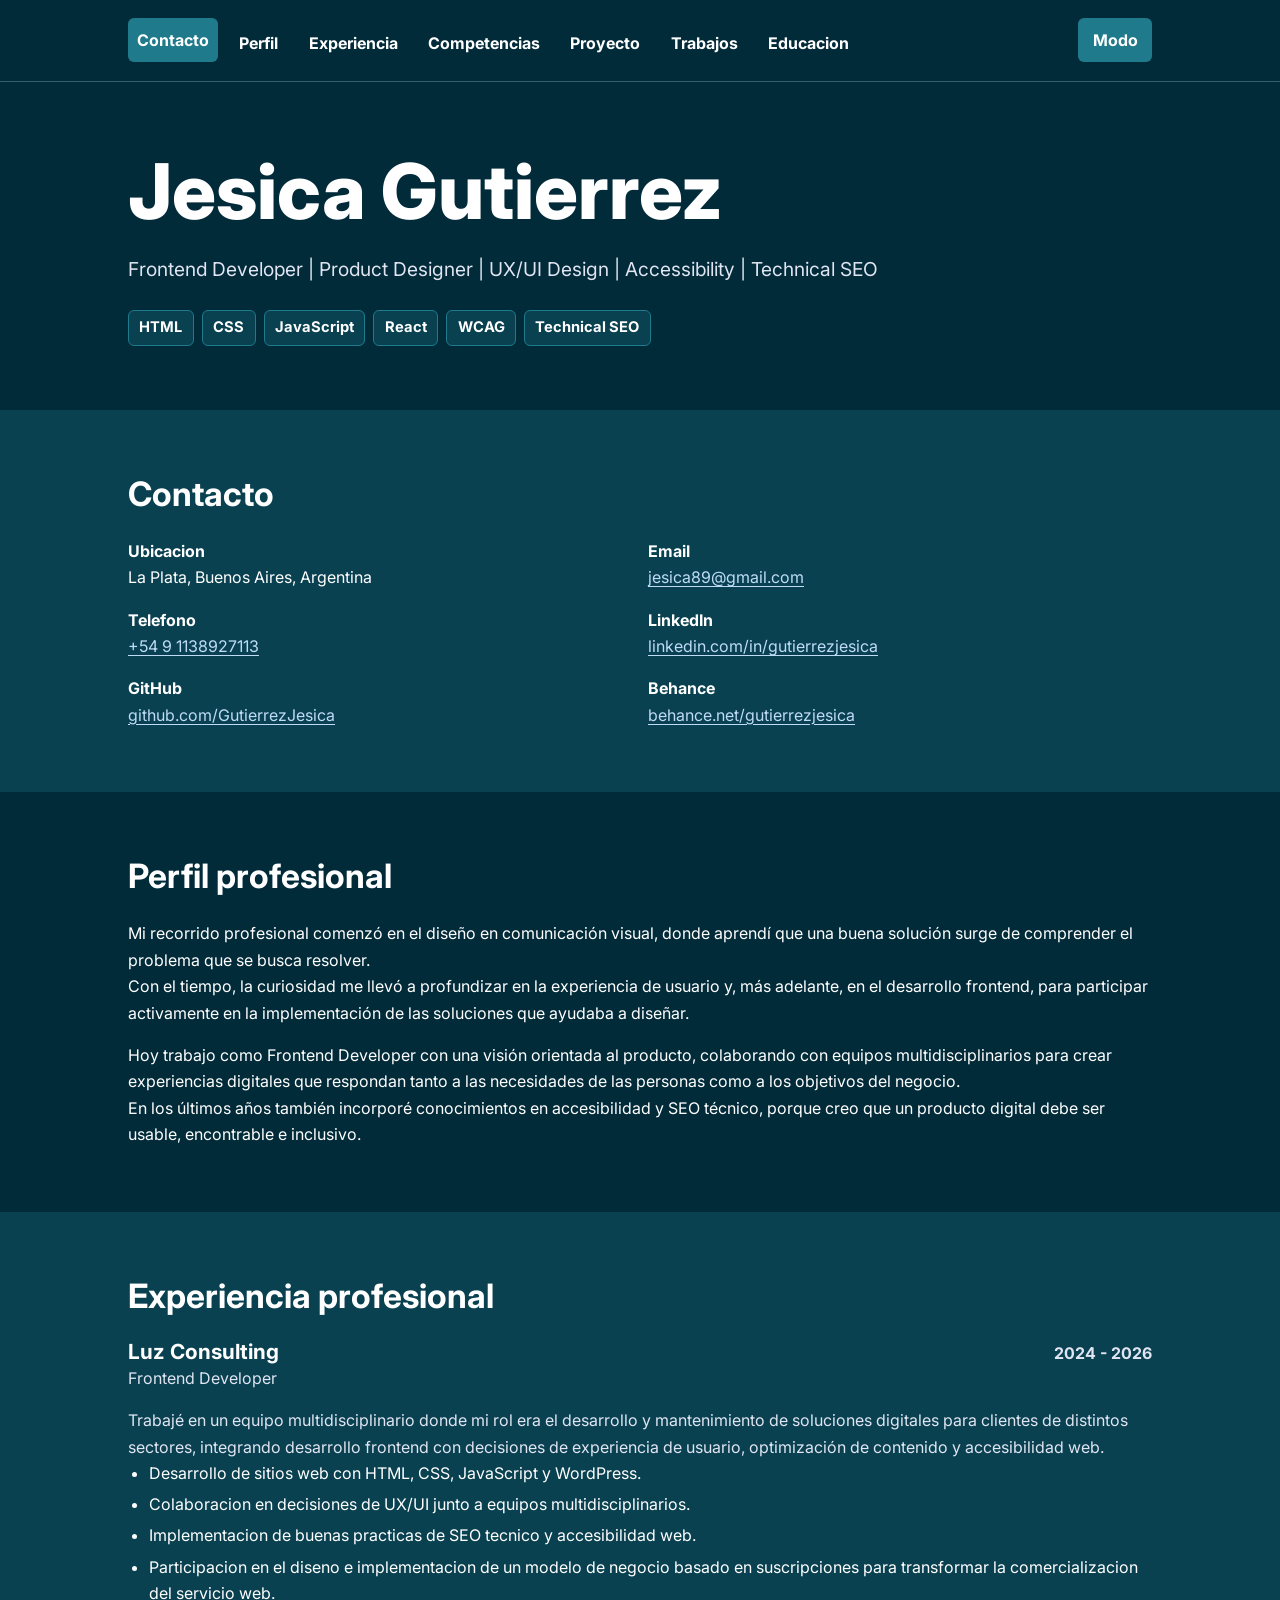
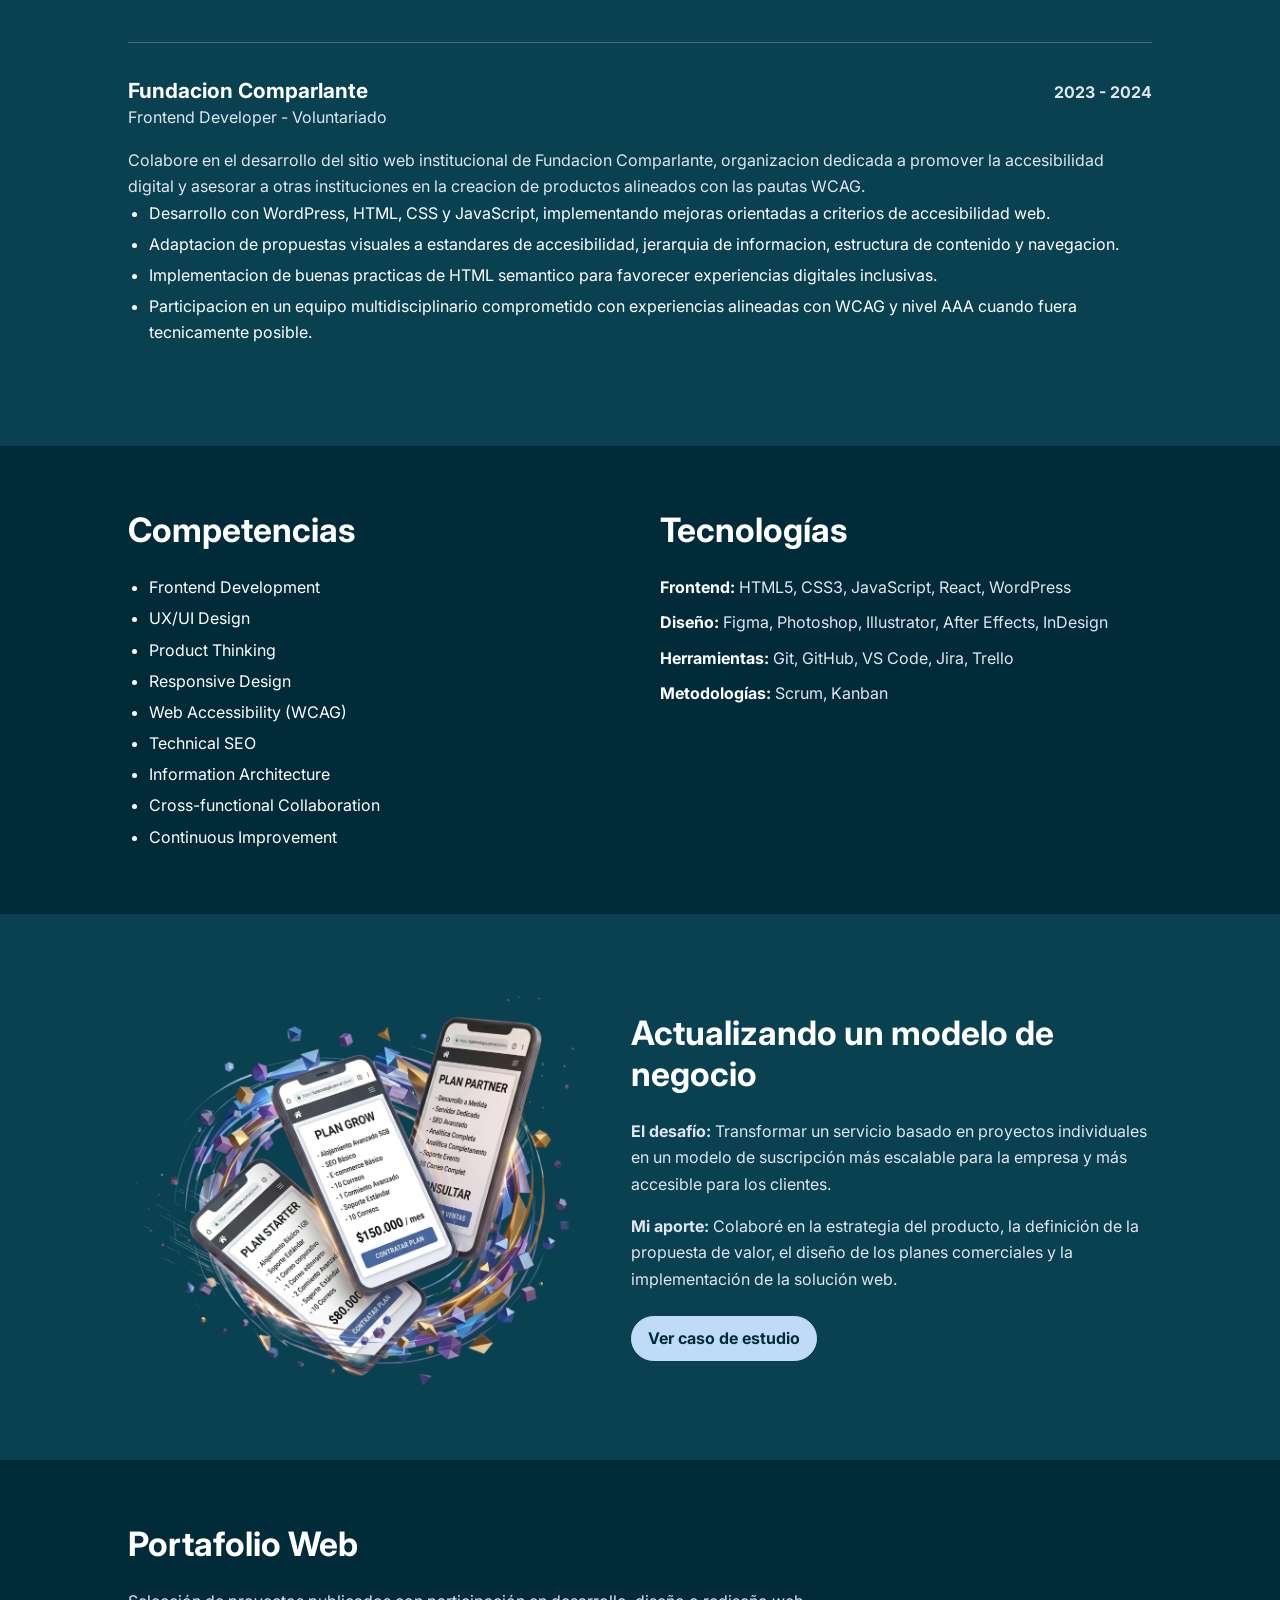
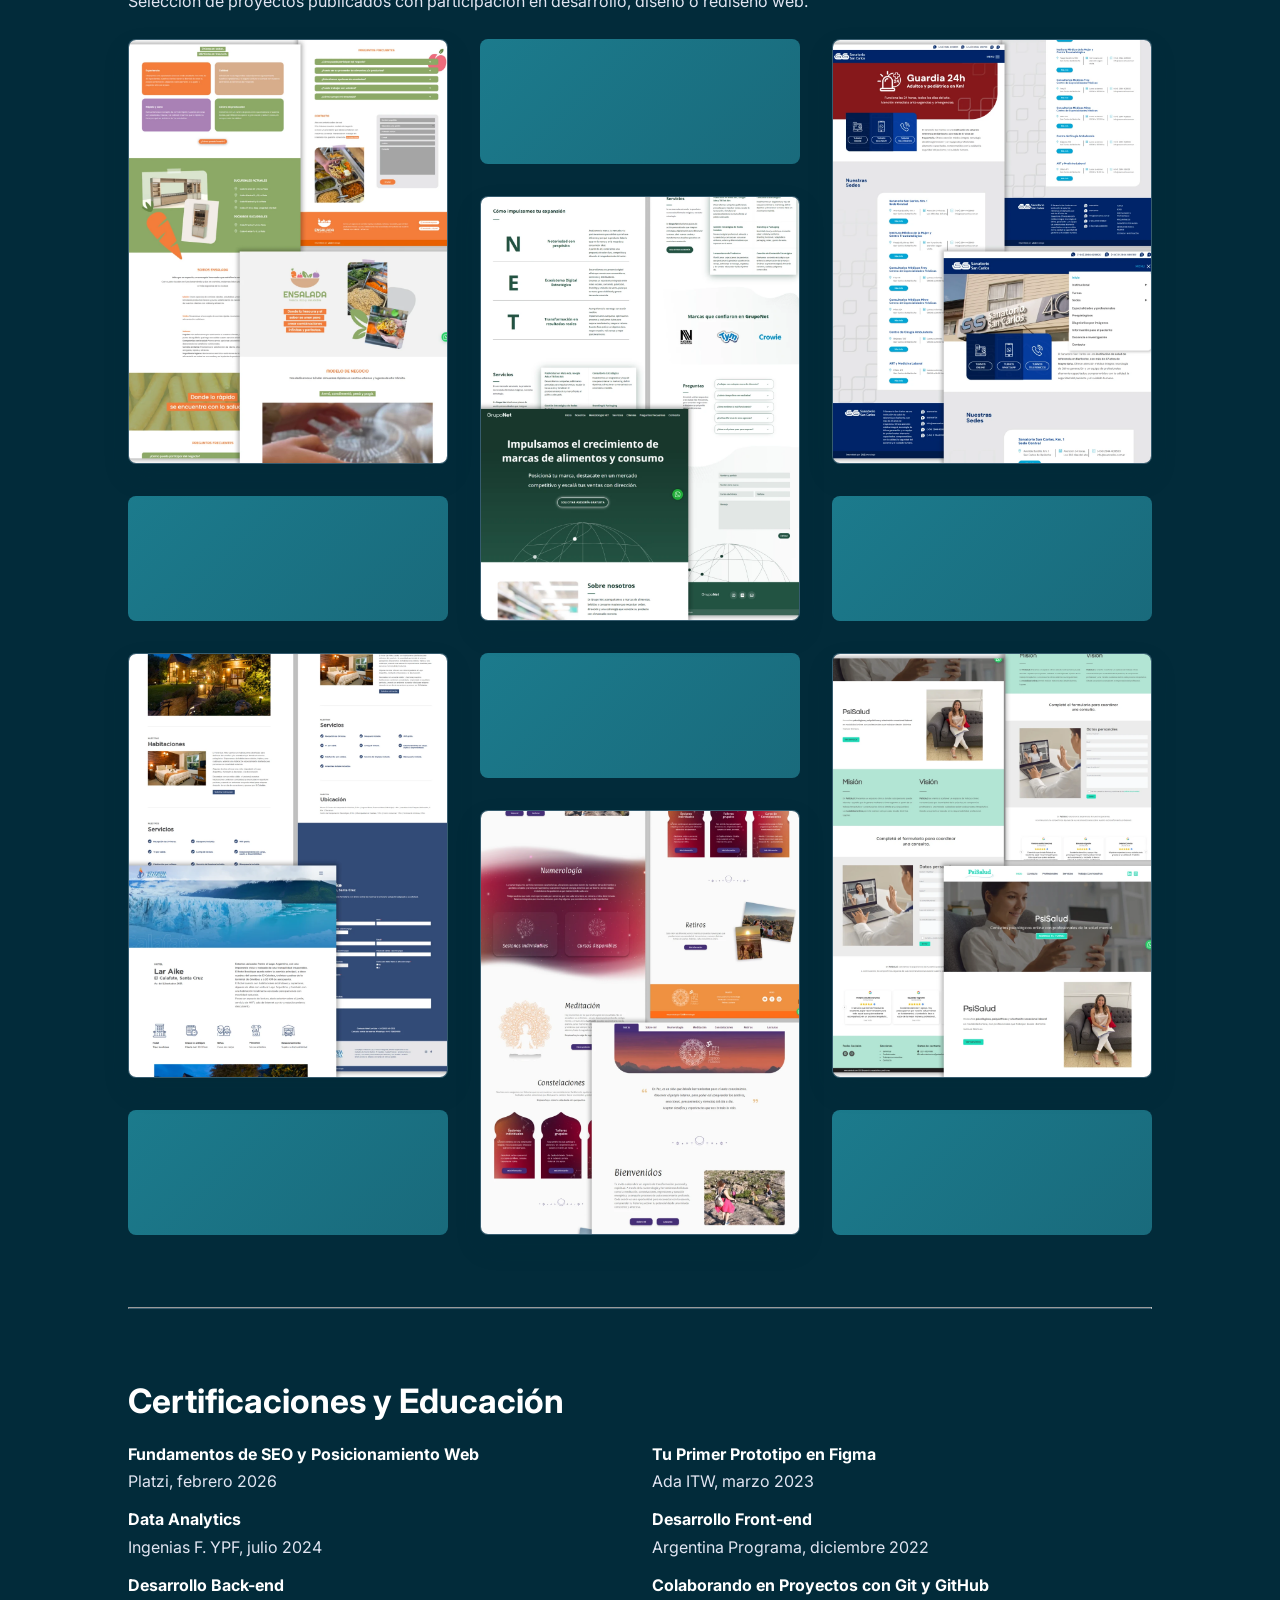
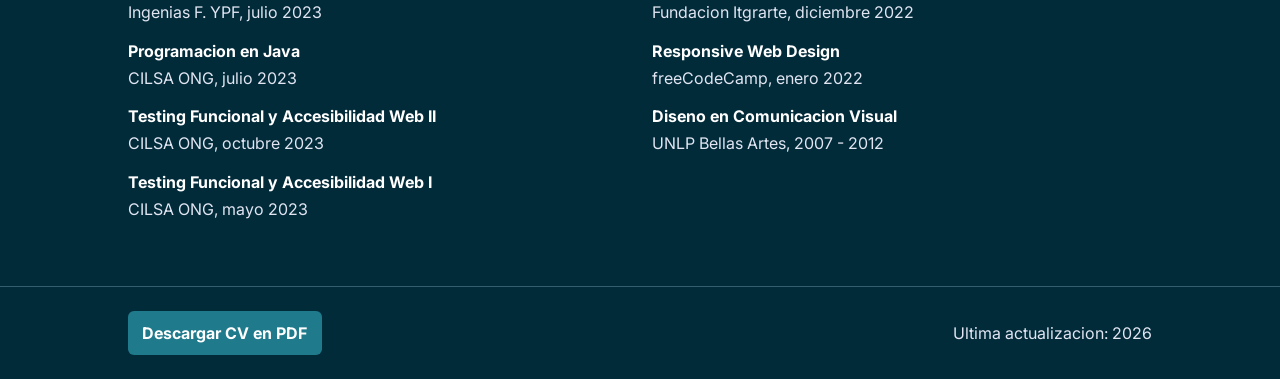
<file: index.html>
<!DOCTYPE html>
<html lang="es-AR" data-theme="light">
<head>
    <meta charset="UTF-8">
    <meta name="viewport" content="width=device-width, initial-scale=1.0">
    <meta name="description" content="CV de Jesica Gutierrez, Frontend Developer con experiencia en accesibilidad web, UX/UI, SEO tecnico, WordPress, HTML, CSS, JavaScript y React.">
    <meta name="keywords" content="Jesica Gutierrez, Frontend Developer, UX UI, accesibilidad web, WCAG, SEO tecnico, WordPress, React, HTML, CSS, JavaScript, La Plata">
    <meta name="author" content="Jesica Gutierrez">
    <meta name="robots" content="index, follow">
    <meta property="og:type" content="profile">
    <meta property="og:title" content="Jesica Gutierrez | Frontend Developer">
    <meta property="og:description" content="CV profesional de Jesica Gutierrez: frontend, UX/UI, accesibilidad web, SEO tecnico y WordPress.">
    <meta property="og:locale" content="es_AR">
    <meta name="twitter:card" content="summary">
    <meta name="twitter:title" content="Jesica Gutierrez | Frontend Developer">
    <meta name="twitter:description" content="CV profesional orientado a frontend, accesibilidad web, UX/UI y SEO tecnico.">
    <link rel="canonical" href="https://gutierrezjesica.github.io/CV-Gutierrez-Jesica/">
    <link rel="preconnect" href="https://fonts.googleapis.com">
    <link rel="preconnect" href="https://fonts.gstatic.com" crossorigin>
    <link rel="stylesheet" href="https://fonts.googleapis.com/css2?family=Inter:opsz,wght@14..32,100..900&display=swap">
    <link rel="stylesheet" href="estilos.css">
    <script src="funciones.js" defer></script>
    <script type="application/ld+json">
    {
        "@context": "https://schema.org",
        "@type": "Person",
        "name": "Jesica Gutierrez",
        "jobTitle": "Frontend Developer",
        "email": "mailto:jesica89@gmail.com",
        "telephone": "+5491138927113",
        "address": {
            "@type": "PostalAddress",
            "addressLocality": "La Plata",
            "addressRegion": "Buenos Aires",
            "addressCountry": "AR"
        },
        "url": "https://gutierrezjesica.github.io/CV-Gutierrez-Jesica/",
        "sameAs": [
            "https://linkedin.com/in/gutierrezjesica",
            "https://github.com/GutierrezJesica",
            "https://behance.net/gutierrezjesica"
        ],
        "knowsAbout": [
            "Frontend Development",
            "Web Accessibility",
            "WCAG",
            "UX/UI Design",
            "Technical SEO",
            "WordPress",
            "React",
            "HTML5",
            "CSS3",
            "JavaScript"
        ]
    }
    </script>
    <title>Jesica Gutierrez | Frontend Developer, Product Designer</title>
</head>
<body>
    <a class="skip-link" href="#contenido">Saltar al contenido principal</a>

    <div class="page-shell">
        <div class="page-inner">
        <header class="site-header">
            <nav class="site-nav" aria-label="Navegacion principal del CV">
                <ul>
                    <li><a href="#contacto">Contacto</a></li>
                    <li><a href="#perfil">Perfil</a></li>
                    <li><a href="#experiencia">Experiencia</a></li>
                    <li><a href="#competencias">Competencias</a></li>
                    <li><a href="#proyecto">Proyecto</a></li>
                    <li><a href="#trabajos">Trabajos</a></li>
                    <li><a href="#educacion">Educacion</a></li>
                </ul>
                <button class="theme-toggle" type="button" aria-pressed="false" aria-label="Cambiar a modo oscuro">
                    <span aria-hidden="true">Modo</span>
                </button>
            </nav>

            <div class="hero">
                <h1>Jesica Gutierrez</h1>
                <p class="headline">Frontend Developer | Product Designer | UX/UI Design | Accessibility | Technical SEO</p>
                <ul class="hero-tags" aria-label="Especialidades principales">
                    <li>HTML</li>
                    <li>CSS</li>
                    <li>JavaScript</li>
                    <li>React</li>
                    <li>WCAG</li>
                    <li>Technical SEO</li>
                </ul>
            </div>
        </header>

        <main id="contenido">
            <section class="section contact-section" id="contacto" aria-labelledby="contacto-titulo">
                <h2 id="contacto-titulo">Contacto</h2>
                <address class="contact-grid">
                    <p><span>Ubicacion</span> La Plata, Buenos Aires, Argentina</p>
                    <p><span>Email</span> <a href="mailto:jesica89@gmail.com">jesica89@gmail.com</a></p>
                    <p><span>Telefono</span> <a href="tel:+5491138927113">+54 9 1138927113</a></p>
                    <p><span>LinkedIn</span> <a href="https://linkedin.com/in/gutierrezjesica">linkedin.com/in/gutierrezjesica</a></p>
                    <p><span>GitHub</span> <a href="https://github.com/GutierrezJesica">github.com/GutierrezJesica</a></p>
                    <p><span>Behance</span> <a href="https://behance.net/gutierrezjesica">behance.net/gutierrezjesica</a></p>
                </address>
            </section>

            <section class="section" id="perfil" aria-labelledby="perfil-titulo">
                <h2 id="perfil-titulo">Perfil profesional</h2>
                <p>Mi recorrido profesional comenzó en el diseño en comunicación visual, donde aprendí que una buena solución surge de comprender el problema que se busca resolver.
<br>Con el tiempo, la curiosidad me llevó a profundizar en la experiencia de usuario y, más adelante, en el desarrollo frontend, para participar activamente en la implementación de las soluciones que ayudaba a diseñar.</p>
                <p>Hoy trabajo como Frontend Developer con una visión orientada al producto, colaborando con equipos multidisciplinarios para crear experiencias digitales que respondan tanto a las necesidades de las personas como a los objetivos del negocio.
<br>En los últimos años también incorporé conocimientos en accesibilidad y SEO técnico, porque creo que un producto digital debe ser usable, encontrable e inclusivo.</p>
            </section>

            <section class="section" id="experiencia" aria-labelledby="experiencia-titulo">
                <h2 id="experiencia-titulo">Experiencia profesional</h2>

                <article class="job">
                    <header>
                        <div>
                            <h3>Luz Consulting</h3>
                            <p>Frontend Developer</p>
                        </div>
                        <p class="date">2024 - 2026</p>
                    </header>
                    <p>Trabajé en un equipo multidisciplinario donde mi rol era el desarrollo y mantenimiento de soluciones digitales para clientes de distintos sectores, integrando desarrollo frontend con decisiones de experiencia de usuario, optimización de contenido y accesibilidad web.</p>
                    <ul>
                        <li>Desarrollo de sitios web con HTML, CSS, JavaScript y WordPress.</li>
                        <li>Colaboracion en decisiones de UX/UI junto a equipos multidisciplinarios.</li>
                        <li>Implementacion de buenas practicas de SEO tecnico y accesibilidad web.</li>
                        <li>Participacion en el diseno e implementacion de un modelo de negocio basado en suscripciones para transformar la comercializacion del servicio web.</li>
                    </ul>
                </article>

                <article class="job">
                    <header>
                        <div>
                            <h3>Fundacion Comparlante</h3>
                            <p>Frontend Developer - Voluntariado</p>
                        </div>
                        <p class="date">2023 - 2024</p>
                    </header>
                    <p>Colabore en el desarrollo del sitio web institucional de Fundacion Comparlante, organizacion dedicada a promover la accesibilidad digital y asesorar a otras instituciones en la creacion de productos alineados con las pautas WCAG.</p>
                    <ul>
                        <li>Desarrollo con WordPress, HTML, CSS y JavaScript, implementando mejoras orientadas a criterios de accesibilidad web.</li>
                        <li>Adaptacion de propuestas visuales a estandares de accesibilidad, jerarquia de informacion, estructura de contenido y navegacion.</li>
                        <li>Implementacion de buenas practicas de HTML semantico para favorecer experiencias digitales inclusivas.</li>
                        <li>Participacion en un equipo multidisciplinario comprometido con experiencias alineadas con WCAG y nivel AAA cuando fuera tecnicamente posible.</li>
                    </ul>
                </article>
            </section>

            <section class="section" id="competencias" aria-label="Competencias y tecnologías">
                <div class="skills-grid">
                    <section aria-labelledby="competencias-lista-titulo">
                        <h2 id="competencias-lista-titulo">Competencias</h2>
                        <ul>
                            <li>Frontend Development</li>
                            <li>UX/UI Design</li>
                            <li>Product Thinking</li>
                            <li>Responsive Design</li>
                            <li>Web Accessibility (WCAG)</li>
                            <li>Technical SEO</li>
                            <li>Information Architecture</li>
                            <li>Cross-functional Collaboration</li>
                            <li>Continuous Improvement</li>
                        </ul>
                    </section>
                    <section aria-labelledby="tecnologias-lista-titulo">
                        <h2 id="tecnologias-lista-titulo">Tecnologías</h2>
                        <dl class="tech-list">
                            <div>
                                <dt>Frontend:</dt>
                                <dd>HTML5, CSS3, JavaScript, React, WordPress</dd>
                            </div>
                            <div>
                                <dt>Diseño:</dt>
                                <dd>Figma, Photoshop, Illustrator, After Effects, InDesign</dd>
                            </div>
                            <div>
                                <dt>Herramientas:</dt>
                                <dd>Git, GitHub, VS Code, Jira, Trello</dd>
                            </div>
                            <div>
                                <dt>Metodologías:</dt>
                                <dd>Scrum, Kanban</dd>
                            </div>
                        </dl>
                    </section>
                </div>
            </section>

            <section class="section" id="proyecto" aria-labelledby="proyecto-titulo">
                <article class="project project-highlight">
                    <img src="Proyectos/phones.webp" alt="Vista de una propuesta de producto en dispositivos móviles" loading="lazy">
                    <div class="project-content">
                        <h2>Actualizando un modelo de negocio</h2>
                        <p><strong>El desafío:</strong> Transformar un servicio basado en proyectos individuales en un modelo de suscripción más escalable para la empresa y más accesible para los clientes.</p>
                        <p><strong>Mi aporte:</strong> Colaboré en la estrategia del producto, la definición de la propuesta de valor, el diseño de los planes comerciales y la implementación de la solución web.</p>
                        <a class="project-cta" href="caso-de-estudio.html" aria-label="Ver caso de estudio del proyecto destacado">Ver caso de estudio</a>
                    </div>
                </article>
            </section>

            <section class="section" id="trabajos" aria-labelledby="trabajos-titulo">
                <div class="section-heading">
                    <h2 id="trabajos-titulo">Portafolio Web</h2>
                    <p>Selección de proyectos publicados con participación en desarrollo, diseño o rediseño web.</p>
                </div>
                <section class="mosaic" aria-label="Proyectos destacados">
                    <div class="column">
                        <article class="card image tall">
                            <img src="Proyectos/ensalada.webp" alt="Captura del sitio web Ensalada" loading="lazy">
                            <a class="card-overlay" href="https://ensalada.com.ar/" target="_blank" rel="noopener noreferrer" aria-labelledby="project-1-title" aria-label="Ver proyecto Ensalada">
                                <p class="card-type">Desarrollo web</p>
                                <h3 id="project-1-title">Ensalada</h3>
                                <p>Sitio para marca gastronómica con foco en presentación comercial, modelo de negocio y puntos de contacto.</p>
                                <span class="card-cta">Ver proyecto</span>
                                <span class="sr-only">Ver proyecto Ensalada en una pestaña nueva</span>
                            </a>
                        </article>

                        <div class="block small" aria-hidden="true"></div>

                        <article class="card image medium">
                            <img src="Proyectos/complejos_luz_y_fuerza.webp" alt="Captura del sitio web Luz y Fuerza Patagonia" loading="lazy">
                            <a class="card-overlay" href="https://complejoshotelerosluzyfuerzapatagonia.com.ar/" target="_blank" rel="noopener noreferrer" aria-labelledby="project-2-title" aria-label="Ver proyecto Luz y Fuerza Patagonia">
                                <p class="card-type">Desarrollo web</p>
                                <h3 id="project-2-title">Luz y Fuerza Patagonia</h3>
                                <p>Sitio para complejos hoteleros con foco en la comunicación de sedes, servicios e información institucional.</p>
                                <span class="card-cta">Ver proyecto</span>
                                <span class="sr-only">Ver proyecto Luz y Fuerza Patagonia en una pestaña nueva</span>
                            </a>
                        </article>

                        <div class="block large" aria-hidden="true"></div>
                    </div>

                    <div class="column reverse">
                        <div class="block medium" aria-hidden="true"></div>

                        <article class="card image small">
                            <img src="Proyectos/grupo_net.webp" alt="Captura del sitio web Grupo NET" loading="lazy">
                            <a class="card-overlay" href="https://gruponet.ar/" target="_blank" rel="noopener noreferrer" aria-labelledby="project-3-title" aria-label="Ver proyecto Grupo NET">
                                <p class="card-type">Desarrollo web</p>
                                <h3 id="project-3-title">Grupo NET</h3>
                                <p>Presencia corporativa para comunicar servicios, propuesta de valor y canales de contacto.</p>
                                <span class="card-cta">Ver proyecto</span>
                                <span class="sr-only">Ver proyecto Grupo NET en una pestaña nueva</span>
                            </a>
                        </article>

                        <div class="block large" aria-hidden="true"></div>

                        <article class="card image tall">
                            <img src="Proyectos/en_paz_espacio.webp" alt="Captura del sitio web En Paz Espacio" loading="lazy">
                            <a class="card-overlay" href="https://enpazespacio.com.ar/" target="_blank" rel="noopener noreferrer" aria-labelledby="project-4-title" aria-label="Ver proyecto En Paz Espacio">
                                <p class="card-type">Diseño web</p>
                                <h3 id="project-4-title">En Paz Espacio</h3>
                                <p>Diseño de experiencia para espacio holístico, con organización de contenidos y navegación clara.</p>
                                <span class="card-cta">Ver proyecto</span>
                                <span class="sr-only">Ver proyecto En Paz Espacio en una pestaña nueva</span>
                            </a>
                        </article>
                    </div>

                    <div class="column">
                        <article class="card image medium">
                            <img src="Proyectos/sanatorio_san_carlos.webp" alt="Captura del sitio web Sanatorio San Carlos" loading="lazy">
                            <a class="card-overlay" href="https://ssancarlos.com.ar/sancarlos/" target="_blank" rel="noopener noreferrer" aria-labelledby="project-5-title" aria-label="Ver proyecto Sanatorio San Carlos">
                                <p class="card-type">Desarrollo web</p>
                                <h3 id="project-5-title">Sanatorio San Carlos</h3>
                                <p>Sitio institucional de salud con información de contacto, turnos y servicios para pacientes.</p>
                                <span class="card-cta">Ver proyecto</span>
                                <span class="sr-only">Ver proyecto Sanatorio San Carlos en una pestaña nueva</span>
                            </a>
                        </article>

                        <div class="block large" aria-hidden="true"></div>

                        <article class="card image small">
                            <img src="Proyectos/psi_salud.webp" alt="Captura del sitio web Psi Salud" loading="lazy">
                            <a class="card-overlay" href="https://psisalud.com/" target="_blank" rel="noopener noreferrer" aria-labelledby="project-6-title" aria-label="Ver proyecto Psi Salud">
                                <p class="card-type">Rediseño web</p>
                                <h3 id="project-6-title">Psi Salud</h3>
                                <p>Rediseño para servicio de salud mental online con foco en claridad, confianza y acceso a la información.</p>
                                <span class="card-cta">Ver proyecto</span>
                                <span class="sr-only">Ver proyecto Psi Salud en una pestaña nueva</span>
                            </a>
                        </article>

                        <div class="block medium" aria-hidden="true"></div>
                    </div>
                </section>
            </section>
            
            <hr>

            <section class="section" id="educacion" aria-labelledby="educacion-titulo">
                <h2 id="educacion-titulo">Certificaciones y Educación</h2>
                <div class="timeline">
                    <article>
                        <h3>Fundamentos de SEO y Posicionamiento Web</h3>
                        <p>Platzi, febrero 2026</p>
                    </article>
                    <article>
                        <h3>Tu Primer Prototipo en Figma</h3>
                        <p>Ada ITW, marzo 2023</p>
                    </article>
                    <article>
                        <h3>Data Analytics</h3>
                        <p>Ingenias F. YPF, julio 2024</p>
                    </article>
                    <article>
                        <h3>Desarrollo Front-end</h3>
                        <p>Argentina Programa, diciembre 2022</p>
                    </article>
                    <article>
                        <h3>Desarrollo Back-end</h3>
                        <p>Ingenias F. YPF, julio 2023</p>
                    </article>
                    <article>
                        <h3>Colaborando en Proyectos con Git y GitHub</h3>
                        <p>Fundacion Itgrarte, diciembre 2022</p>
                    </article>
                    <article>
                        <h3>Programacion en Java</h3>
                        <p>CILSA ONG, julio 2023</p>
                    </article>
                    <article>
                        <h3>Responsive Web Design</h3>
                        <p>freeCodeCamp, enero 2022</p>
                    </article>
                    <article>
                        <h3>Testing Funcional y Accesibilidad Web II</h3>
                        <p>CILSA ONG, octubre 2023</p>
                    </article>
                    <article>
                        <h3>Diseno en Comunicacion Visual</h3>
                        <p>UNLP Bellas Artes, 2007 - 2012</p>
                    </article>
                    <article>
                        <h3>Testing Funcional y Accesibilidad Web I</h3>
                        <p>CILSA ONG, mayo 2023</p>
                    </article>
                </div>
            </section>
        </main>

        <footer class="site-footer">
            <a class="button" href="CV-GutierrezJesica.pdf" download>Descargar CV en PDF</a>
            <p>Ultima actualizacion: 2026</p>
        </footer>
        </div>
    </div>
</body>
</html>
</file>
<file: estilos.css>
:root {
    color-scheme: dark;
    scroll-behavior: smooth;
    --palette-bg: #022b3a;
    --palette-detail: #1f7a8c;
    --palette-accent: #bfdbf7;
    --palette-shadow: #e1e5f2;
    --palette-text: #ffffff;
    --bg: var(--palette-bg);
    --surface: var(--palette-bg);
    --surface-muted: rgba(31, 122, 140, 0.28);
    --text: var(--palette-text);
    --muted: var(--palette-shadow);
    --accent: var(--palette-accent);
    --accent-strong: var(--palette-accent);
    --detail: var(--palette-detail);
    --focus: var(--palette-accent);
    --shadow: rgba(225, 229, 242, 0.12);
    --font-sans: "Inter", system-ui, -apple-system, BlinkMacSystemFont, "Segoe UI", sans-serif;
    --font-size-base: 1rem;
    --font-size-small: 0.92rem;
    --font-size-label: 0.95rem;
    --font-size-body-large: clamp(1.1rem, 2.4vw, 1.2rem);
    --font-size-heading: clamp(2.1rem, 2vw, 1.75rem);
    --font-size-title: clamp(2.4rem, 7vw, 4.8rem);
    --font-weight-regular: 400;
    --font-weight-bold: 700;
    --font-weight-extrabold: 800;
    --line-height-base: 1.65;
    --line-height-heading: 1.2;
}

html[data-theme="dark"] {
    color-scheme: dark;
    --bg: var(--palette-bg);
    --surface: var(--palette-bg);
    --surface-muted: rgba(31, 122, 140, 0.28);
    --text: var(--palette-text);
    --muted: var(--palette-shadow);
    --border: rgba(191, 219, 247, 0.28);
    --accent: var(--palette-accent);
    --accent-strong: var(--palette-accent);
    --detail: var(--palette-detail);
    --focus: var(--palette-accent);
    --shadow: rgba(235, 237, 243, 0.12);
}

* {
    box-sizing: border-box;
}

html {
    font-size: 100%;
}

body {
    margin: 0;
    min-height: 100vh;
    background: var(--bg);
    color: var(--text);
    font-family: var(--font-sans);
    font-optical-sizing: auto;
    font-size: var(--font-size-base);
    font-weight: var(--font-weight-regular);
    line-height: var(--line-height-base);
}

body,
button {
    font-family: var(--font-sans);
    font-optical-sizing: auto;
    font-size: var(--font-size-base);
    font-weight: var(--font-weight-regular);
    line-height: var(--line-height-base);
}

a {
    color: var(--accent-strong);
    text-decoration: underline;
    text-underline-offset: 0.18em;
}

a:hover {
    color: var(--accent);
}

a:focus-visible,
button:focus-visible {
    outline: 3px solid var(--focus);
    outline-offset: 4px;
}

p,
ul {
    margin: 0;
}

ul {
    padding-left: 1.3rem;
}

li + li {
    margin-top: 0.3rem;
}

h1,
h2,
h3 {
    margin: 0;
    line-height: var(--line-height-heading);
}

h1 {
    max-width: 14ch;
    font-size: var(--font-size-title);
    font-weight: var(--font-weight-extrabold);
    letter-spacing: 0;
}

h2 {
    font-size: var(--font-size-heading);
    color: var(--text);
    margin-bottom: 1.5rem!important; /* 24px */
}

h3 {
    font-size: var(--font-size-base);
    color: var(--text);
}

#experiencia h3 {
    font-size: 1.3rem;
}

.skip-link {
    position: absolute;
    top: 0.75rem;
    left: 0.75rem;
    z-index: 10;
    padding: 0.75rem 1rem;
    background: var(--surface);
    color: var(--accent-strong);
    border: 2px solid var(--focus);
    transform: translateY(-160%);
}

.skip-link:focus {
    transform: translateY(0);
}

.site-nav {
    display: flex;
    align-items: center;
    justify-content: space-between;
    gap: 1rem;
    padding: 1rem 10%;
    background: var(--surface);
    border-bottom: 1px solid rgba(191, 219, 247, 0.28);
}

.site-nav ul {
    display: flex;
    flex-wrap: wrap;
    gap: 0.4rem 0.8rem;
    align-items: center;
    padding: 0;
    list-style: none;
}

.site-nav a {
    display: inline-flex;
    min-height: 44px;
    align-items: center;
    padding: 0.35rem 0.55rem;
    border-radius: 6px;
    color: var(--text);
    font-weight: var(--font-weight-bold);
    text-decoration: none;
}

.site-nav a:hover,
.site-nav a[aria-current="true"] {
    background: var(--detail);
    color: var(--palette-text);
}

.theme-toggle,
.button {
    display: inline-flex;
    min-height: 44px;
    align-items: center;
    justify-content: center;
    gap: 0.5rem;
    padding: 0.55rem 0.9rem;
    border: 1px solid var(--border);
    border-radius: 6px;
    background: var(--detail);
    color: var(--text);
    cursor: pointer;
    font-weight: var(--font-weight-bold);
    text-decoration: none;
}

.theme-toggle:hover,
.button:hover {
    background: var(--accent);
    color: var(--surface);
}

.hero {
    padding: 4rem 10%;
}

.eyebrow {
    margin-bottom: 0.75rem;
    color: var(--accent-strong);
    font-size: var(--font-size-label);
    font-weight: var(--font-weight-bold);
    text-transform: uppercase;
}

.headline {
    max-width: 760px;
    margin-top: 1rem;
    color: var(--muted);
    font-size: var(--font-size-body-large);
}

.hero-tags {
    display: flex;
    flex-wrap: wrap;
    gap: 0.5rem;
    margin-top: 1.5rem;
    padding: 0;
    list-style: none;
}

.hero-tags li {
    margin: 0;
    padding: 0.3rem 0.65rem;
    border: 1px solid var(--detail);
    border-radius: 6px;
    background: var(--surface-muted);
    color: var(--text);
    font-size: var(--font-size-small);
    font-weight: var(--font-weight-bold);
}

.section {
    padding: 4rem 10%;
}
#trabajos {
    padding-bottom: 4rem;
}

hr {
    width: 80%;
    border-bottom: 1px solid rgba(191, 219, 247, 0.28);
}
.section:first-child {
    border-top: 0;
}

.section > h2 {
    margin-bottom: 1rem;
}

.section > p + p {
    margin-top: 1rem;
}

.contact-section,
#experiencia,
#proyecto {
    background: var(--surface-muted);
}



.contact-grid {
    display: grid;
    grid-template-columns: repeat(2, minmax(0, 1fr));
    gap: 1rem;
    font-style: normal;
}

.contact-grid p {
    min-width: 0;
    overflow-wrap: anywhere;
}

.contact-grid span {
    display: block;
    color: var(--text);
    font-weight: var(--font-weight-bold);
}

.job,
.project {
    padding: 2.25rem 0;
    border-top: 1px solid rgba(191, 219, 247, 0.28);

}

.job:first-of-type,
.project:first-of-type {
    border-top: 0;
    padding-top: 0;
}

.job header {
    display: flex;
    justify-content: space-between;
    gap: 1rem;
    margin-bottom: 1rem;
}

.job header p,
.date {
    color: var(--muted);
}

.date {
    flex: 0 0 auto;
    font-weight: var(--font-weight-bold);
}

.job > p {
    color: var(--muted);
}

.skills-grid {
    display: grid;
    grid-template-columns: repeat(2, minmax(0, 1fr));
    gap: 2.5rem;
}

.skills-grid section {
    min-width: 0;
}

.skills-grid h2 {
    margin-bottom: 1rem;
    color: var(--text);
}

.tech-list {
    margin: 0;
}

.tech-list div + div {
    margin-top: 0.55rem;
}

.tech-list dt,
.tech-list dd {
    display: inline;
}

.tech-list dt {
    font-weight: var(--font-weight-bold);
}

.tech-list dd {
    margin: 0;
    color: var(--muted);
}

.timeline {
    display: grid;
    grid-template-columns: repeat(2, minmax(0, 1fr));
    gap: 1rem 1.5rem;
}

.timeline article {
    padding-top: 0;
}

.timeline p {
    margin-top: 0.25rem;
    color: var(--muted);
}

.project h3 {
    margin-bottom: 0.75rem;
}

.project p {
    margin-bottom: 1rem;
    color: var(--muted);
}

.project-highlight {
    display: grid;
    grid-template-columns: minmax(0, 0.95fr) minmax(0, 1.05fr);
    gap: 2rem;
    align-items: center;
    padding: 0;
    border-top: 0;
}

.project-highlight img {
    width: 100%;
    height: auto;
    display: block;
    border-radius: 10px;
    object-fit: cover;
}

.project-content {
    min-width: 0;
}

.project-cta {
    display: inline-flex;
    align-items: center;
    justify-content: center;
    margin-top: 0.5rem;
    padding: 0.5rem 1rem;
    border-radius: 999px;
    border: 1px solid var(--accent);
    background: var(--accent);
    color: var(--palette-bg);
    font-weight: var(--font-weight-bold);
    text-decoration: none;
    transition: background 0.2s ease, transform 0.15s ease, color 0.2s ease, border-color 0.2s ease;
}

.card-cta {
    display: inline-flex;
    align-items: center;
    justify-content: center;
    margin-top: auto;
    padding: 0.5rem 1rem;
    border-radius: 999px;
    border: 1px solid var(--accent);
    background: var(--accent);
    color: var(--palette-bg);
    font-weight: var(--font-weight-bold);
    text-decoration: none;
    transition: background 0.2s ease, transform 0.15s ease, color 0.2s ease, border-color 0.2s ease;
}

.project-cta:hover,
.project-cta:focus-visible {
    background: var(--surface-muted);
    color: var(--accent);
    border-color: var(--accent);
    transform: translateY(-1px);
}

.card-cta:hover,
.card-cta:focus-visible {
    background: var(--surface-muted);
    color: var(--accent);
    border-color: var(--accent);
    transform: translateY(-1px);
}

.project-cta:focus-visible,
.card-cta:focus-visible {
    outline: 3px solid var(--focus);
    outline-offset: 4px;
}

.section-heading {
    max-width: 760px;
    margin-bottom: 1.5rem;
}

.section-heading h2 {
    margin-bottom: 0.75rem;
}

.section-heading p {
    color: var(--muted);
}

.mosaic {
    display: grid;
    grid-template-columns: repeat(3, minmax(0, 1fr));
    gap: 32px;
    align-items: start;
    margin-top: 1rem;
}

.column {
    display: flex;
    flex-direction: column;
    gap: 32px;
}

.column.reverse {
    padding-top: 0;
}

.card {
    position: relative;
    overflow: hidden;
    border: 1px solid rgba(191, 219, 247, 0.28);
    border-radius: 8px;
    background: var(--surface);
    box-shadow: 0 12px 26px rgba(2, 43, 58, 0.16);
    transition: transform 0.25s ease, box-shadow 0.25s ease;
}

.card:hover,
.card:focus-within {
    transform: translateY(-2px);
    box-shadow: 0 18px 32px rgba(2, 43, 58, 0.22);
}

.card:focus-visible {
    outline: 3px solid var(--accent);
    outline-offset: 4px;
}

.card.image {
    height: 425px;
}

.card img {
    width: 100%;
    height: 100%;
    display: block;
    object-fit: cover;
    transition: filter 0.25s ease, transform 0.25s ease;
}

.card:hover img,
.card:focus-within img {
    filter: brightness(0.45);
    transform: scale(1.02);
}

.card-overlay {
    position: absolute;
    top: 0;
    left: 0;
    right: 0;
    display: flex;
    flex-direction: column;
    justify-content: flex-start;
    gap: 0.75rem;
    padding: 1.5rem;
    background: rgba(2, 43, 58, 0.85);
    color: var(--palette-text);
    opacity: 0;
    transition: opacity 0.25s ease;
    min-height: 100%;
    text-decoration: none;
}

.card:hover .card-overlay,
.card:focus-within .card-overlay,
.card-overlay:focus {
    opacity: 1;
}

.card-overlay h3,
.card-overlay p,
.card-overlay .card-type {
    text-decoration: none;
}

.card-type {
    margin: 0;
    font-size: 0.75rem;
    font-weight: var(--font-weight-bold);
    text-transform: uppercase;
    letter-spacing: 0.08em;
    color: var(--accent);
}

.card-overlay h3 {
    margin: 0;
    font-size: 1.4rem;
    line-height: 1.2;
}

.card-overlay p {
    margin: 0;
    color: var(--palette-text);
}

.card-overlay:active .card-cta {
    transform: translateY(1px);
    background: var(--surface);
    color: var(--accent);
}

.card-overlay:focus-visible {
    outline: 3px solid var(--focus);
    outline-offset: 4px;
}

/* Screen-reader only helper */
.sr-only {
    position: absolute !important;
    width: 1px !important;
    height: 1px !important;
    padding: 0 !important;
    margin: -1px !important;
    overflow: hidden !important;
    clip: rect(0 0 0 0) !important;
    white-space: nowrap !important;
    border: 0 !important;
}

.block {
    border-radius: 8px;
    background: linear-gradient(135deg, rgba(29,127,145,0.95), rgba(31,122,140,0.8));
    height: 125px;
}

@media (max-width: 860px) {
    .mosaic {
        grid-template-columns: 1fr;
    }

    .column.reverse {
        padding-top: 0;
    }

    .project-highlight {
        grid-template-columns: 1fr;
        gap: 1.25rem;
    }
}

@media (max-width: 560px) {
    .mosaic {
        gap: 0.8rem;
    }

    .column {
        gap: 0.8rem;
    }

    .tall {
        height: 240px;
    }

    .medium {
        height: 180px;
    }

    .small {
        height: 120px;
    }

    .large {
        height: 220px;
    }
}

.site-footer {
    display: flex;
    align-items: center;
    justify-content: space-between;
    gap: 1rem;
    padding: 1.5rem 10%;
    border-top: 1px solid rgba(191, 219, 247, 0.28);
    color: var(--muted);
}

@media (prefers-reduced-motion: reduce) {
    :root {
        scroll-behavior: auto;
    }
}

@media (max-width: 860px) {
    .site-nav {
        align-items: flex-start;
        flex-direction: column;
    }

    .skills-grid,
    .work-grid,
    .timeline,
    .contact-grid {
        grid-template-columns: 1fr;
    }
}

@media (max-width: 560px) {
    .page-shell {
        width: 100%;
        margin: 0;
        border-right: 0;
        border-left: 0;
    }

    .site-nav ul {
        width: 100%;
    }

    .site-nav li {
        flex: 1 1 44%;
    }

    .site-nav a {
        width: 100%;
    }

    .job header,
    .site-footer {
        flex-direction: column;
        align-items: flex-start;
    }
}
</file>
